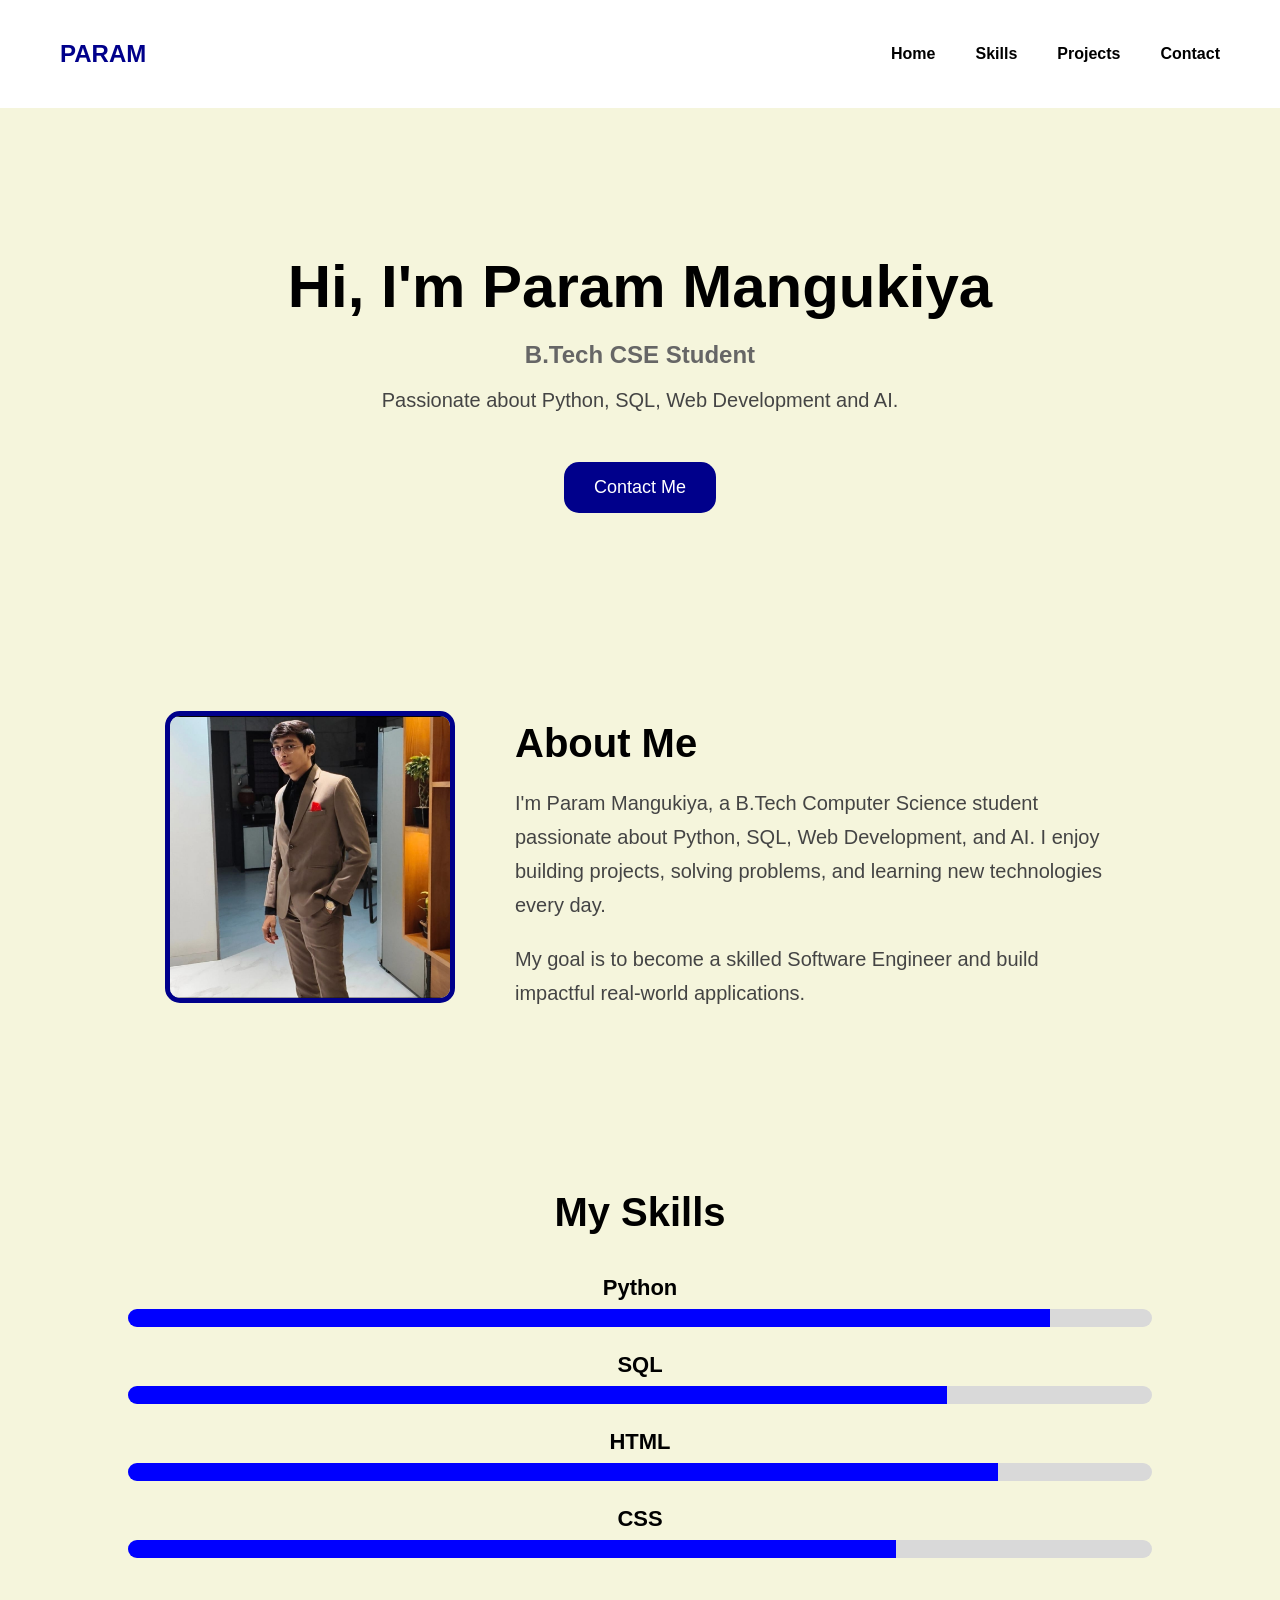
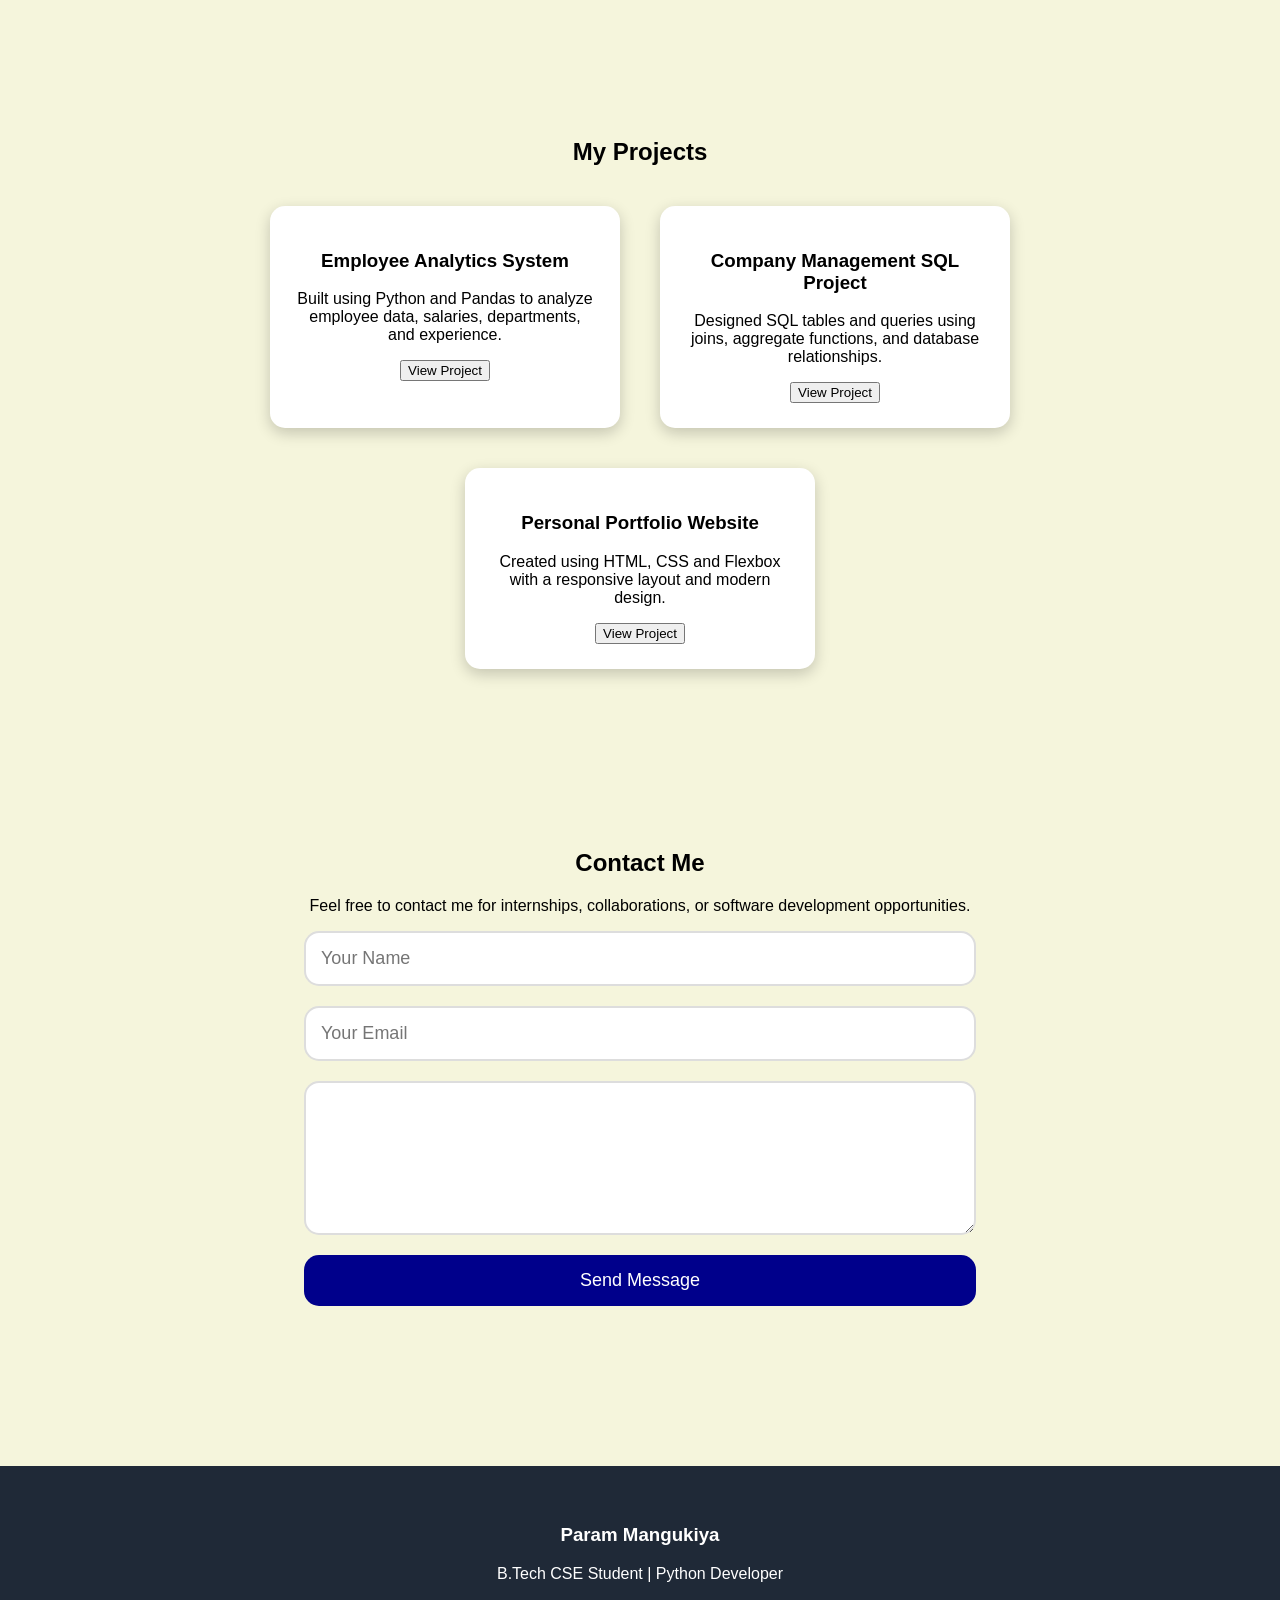
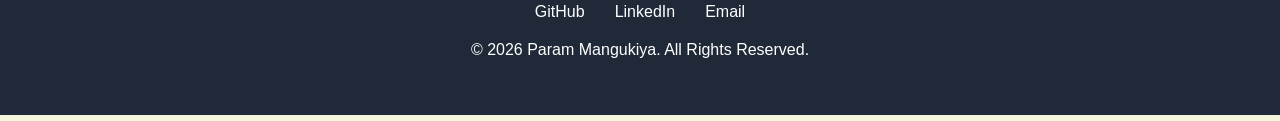
<file: html/index.html>
<!DOCTYPE html>
<html>


<head>
    <title>My portfolio</title>
    <link rel="stylesheet" href="design.css">
</head>

<body>

<nav class="navbar">
<h2 class="logo">PARAM</h2>
    <ul class="menu">
    <li><a href="#hero">Home</a></li>
    <li><a href="#skills">Skills</a></li>
    <li><a href="#projects">Projects</a></li>
    <li><a href="#contact">Contact</a></li>
</ul>
</nav>



<section class="hero" id="hero">
    <div class="hero-text">
        <h1>Hi, I'm Param Mangukiya</h1>
        <h2>B.Tech CSE Student</h2>
        <p>
            Passionate about Python, SQL,
            Web Development and AI.
        </p>
            <a href="#contact">
            <button>Contact Me</button>
        </a>
    </div>
</section>



<section class="about">
    <div class="about-image">
        <img src="profile pic.jpeg" alt="Param Mangukiya" >
    </div>
    <div class="about-text">
        <h2>About Me</h2>
        <p>
            I'm Param Mangukiya, a B.Tech Computer Science student
            passionate about Python, SQL, Web Development, and AI.
            I enjoy building projects, solving problems, and learning
            new technologies every day.
        </p>
        <p>
            My goal is to become a skilled Software Engineer and build
            impactful real-world applications.
        </p>
    </div>
</section>



    <section class="skills-section" id="skills">
    
        <h2>My Skills</h2>
        <div class="skill">
            <span>Python</span>
            <div class="progress">
                <div class="python"></div>
            </div>
        </div>

        <div class="skill">
        <span>SQL</span>
        <div class="progress">
            <div class="sql"></div>
        </div></div>

        <div class="skill">
        <span>HTML</span>
        <div class="progress">
            <div class="html"></div>
        </div></div>

        <div class="skill">
        <span>CSS</span>
        <div class="progress">
            <div class="css"></div>
        </div></div>
    </section>


<section class="projects" id="projects">
    <h2>My Projects</h2>
    <div class="project-container">
        <div class="project-card">
            <h3>Employee Analytics System</h3>
            <p>
                Built using Python and Pandas to analyze employee
                data, salaries, departments, and experience.
            </p>
            <a href="https://github.com/Parammangukiya/python-learning-journey/blob/main/employee_analytics_system.py" target="_blank">
            <button>View Project</button></a>
        </div>
        <div class="project-card">
            <h3>Company Management SQL Project</h3>
            <p>
                Designed SQL tables and queries using joins,
                aggregate functions, and database relationships.
            </p>
            <a href="https://github.com/Parammangukiya/python-learning-journey/blob/main/sql/company_management_project.sql" target="_blank">
            <button>View Project</button></a>
        </div>
        <div class="project-card">
            <h3>Personal Portfolio Website</h3>
            <p>
                Created using HTML, CSS and Flexbox with a
                responsive layout and modern design.
            </p><a href="https://paramportfolio-tan.vercel.app/" target="_blank">
            <button>View Project</button></a>
        </div>
    </div>
</section>



<section class="contact" id="contact">
    <h2>Contact Me</h2>
    <p>
        Feel free to contact me for internships, collaborations,
        or software development opportunities.
    </p>
    <form
    class="contact-form"
    action="https://formspree.io/f/xpqgdnod"
    method="POST">
        <input
        type="text"
        name="name"
        placeholder="Your Name"
        required>

    <input
        type="email"
        name="email"
        placeholder="Your Email"
        required>

    <textarea
        name="message"
        rows="6"
        placeholder="Your Message"
        required>
    </textarea>
        <button type="submit">
        Send Message
        </button>
    </form>
</section>



<footer class="footer">
    <h3>Param Mangukiya</h3>
    <p>B.Tech CSE Student | Python Developer</p>
    <div class="footer-links">
        <a href="https://github.com/Parammangukiya" target="_blank">
            GitHub
        </a>
        <a href="https://www.linkedin.com/in/param-mangukiya-8b58b1381?utm_source=share_via&utm_content=profile&utm_medium=member_android" target="_blank">
            LinkedIn
        </a>
        <a href="mailto:mangukiyaparam11@gmail.com">
        Email
        </a>
    </div>
    <p class="copyright">
        © 2026 Param Mangukiya. All Rights Reserved.
    </p>
</footer>


</body>
</html>
</file>
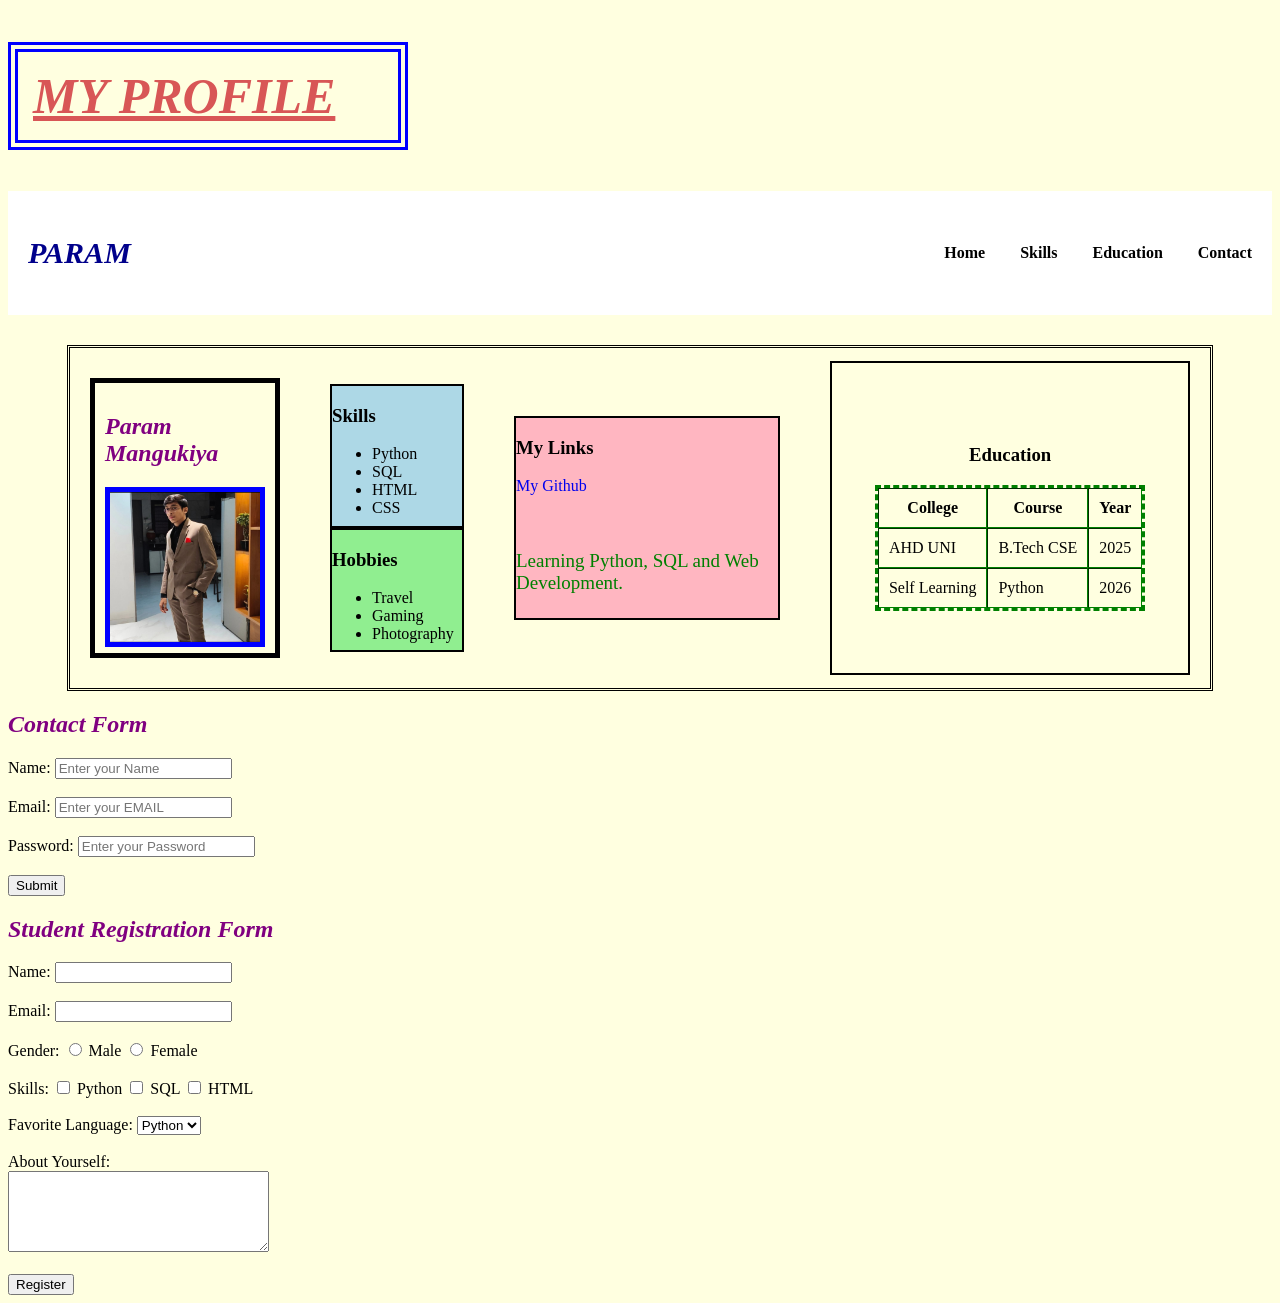
<file: html/demo.html>
<!DOCTYPE html>
<html>
<head>
    <title>My First Website</title>
    <link rel="stylesheet" href="style.css">

</head>

<body>
    <h2 class="intro"    >MY PROFILE</h2>
    <nav class="navbar">

    <h2 class="logo">PARAM</h2>

    <ul class="menu">

        <li><a href="#">Home</a></li>

        <li><a href="#">Skills</a></li>

        <li><a href="#">Education</a></li>

        <li><a href="#">Contact</a></li>

    </ul>

</nav>

<div class="container">
    <div class="profile">
    <h2>Param Mangukiya</h2>
    <img src="profile pic.jpeg" width="150" height="150" alt="Profile Photo"></div>

<div class="about">
    <div class="skills">
    <h3>Skills</h3>
    <ul>
        <li>Python</li>
        <li>SQL</li>
        <li>HTML</li>
        <li>CSS</li>
    </ul>
    </div>


<div class="hobbies">
    <h3>Hobbies</h3>
    <ul>
        <li>Travel</li>
        <li>Gaming</li>
        <li>Photography</li>
    </ul>
    <br>
</div>
</div>

<div class="links">
    <h3 >My Links</h3>
    <a href="https://github.com/Parammangukiya" target="_blank" >My Github</a>
    <br>
    <br>
    <br>
        <p>Learning Python, SQL and Web Development.</p>

</div>

<div class="education">
    <h3>Education</h3>
    <table border="1" cellpadding="10" cellspacing="0">
        <tr>
            <th>College</th>

            <th>Course</th>

            <th>Year</th>
        </tr>

        <tr>
            <td>AHD UNI</td>

            <td>B.Tech CSE</td>

            <td>2025</td>
        </tr>


        <tr>
            <td>Self Learning</td>

            <td>Python</td>

            <td>2026</td>
        </tr>
    </table>
    </div>
    </div>

<h2>Contact Form</h2>

<form>
    Name:
    <input type="text" placeholder="Enter your Name">
    <br><br>

    Email:
    <input type="email" placeholder="Enter your EMAIL">
    <br><br>

    Password:
    <input type="password" placeholder="Enter your Password">
    <br><br>

    <button type="submit">Submit</button>
</form>

<h2>Student Registration Form</h2>

<form>

    Name:
    <input type="text">

    <br><br>

    Email:
    <input type="email">

    <br><br>

    Gender:

    <input type="radio" name="gender"> Male

    <input type="radio" name="gender"> Female

    <br><br>

    Skills:

    <input type="checkbox"> Python

    <input type="checkbox"> SQL

    <input type="checkbox"> HTML

    <br><br>

    Favorite Language:

    <select>
        <option>Python</option>
        <option>SQL</option>
        <option>HTML</option>
    </select>

    <br><br>

    About Yourself:

    <br>

    <textarea rows="5" cols="30"></textarea>

    <br><br>

    <button>Register</button>

</form>

</body>
</html>
</file>
<file: html/design.css>
body{
    margin:0;
    font-family:Arial, Helvetica, sans-serif;
    background:#f5f5dc;
}
.navbar{
    display:flex;
    justify-content:space-between;
    align-items:center;

    padding:20px 60px;

    background:white;
}
.menu{
    display:flex;
    list-style:none;
    gap:40px;
}
.menu a{
    text-decoration:none;
    color:black;
    font-weight:bold;
}
.logo{
    color:darkblue;
}
.hero{
    display:flex;
    justify-content:center;
    align-items:center;
    text-align:center;
    height:500px;
}
.hero h1{
    font-size:60px;
    margin-bottom:10px;
}
.hero h2{
    color:#666;
    margin-bottom:20px;
}
.hero p{
    font-size:20px;
    color:#444;
}
.hero button{
    margin-top:30px;
    padding:15px 30px;
    background:darkblue;
    color:white;
    border:none;
    border-radius:15px;
    cursor:pointer;
    font-size:18px;
}
.hero button:hover{
    background:blue;
}
.about{
    display:flex;
    justify-content:center;
    align-items:center;
    gap:60px;
    padding:80px;
}
.about-image img{
    width:280px;
    border-radius:15px;
    border:5px solid darkblue;
}
.about-text{
    max-width:600px;
}
.about-text h2{
    font-size:40px;
    margin-bottom:20px;
}
.about-text p{
    font-size:20px;
    line-height:1.7;
    color:#444;
}
.projects{
    padding:80px;
    text-align:center;
}
.project-container{
    display:flex;
    justify-content:center;
    gap:40px;
    margin-top:40px;
    flex-wrap:wrap;
}
.project-card{
    width:300px;
    background:white;
    padding:25px;
    border-radius:15px;
    box-shadow:0px 5px 15px rgba(0,0,0,0.2);
    transition:0.3s;
}
.project-card:hover{
    transform:translateY(-10px);
}
.skills-section{
    width:80%;
    margin:80px auto;
}
.skills-section h2{
    text-align:center;
    font-size:40px;
    margin-bottom:40px;
}
.skill{
    margin-bottom:25px;
    text-align: center;
}
.skill span{
    font-size:22px;
    font-weight:bold;
}
html{

    scroll-behavior:smooth;

}
.progress{
    width:100%;
    height:18px;
    background-color:#d9d9d9;
    border-radius:15px;
    margin-top:8px;
    overflow:hidden;
}
.python{
    width:90%;
    height:100%;
    background-color:blue;
}
.sql{
    width:80%;
    height:100%;
    background-color:blue;
}
.html{
    width:85%;
    height:100%;
    background-color:blue;
}
.css{
    width:75%;
    height:100%;
    background-color:blue;
}
.python{
    transition: width 1s ease;
    animation: fillBar 2s ease;
}
.sql{
    transition: width 1s ease;
    animation: fillBar 2s ease;
}
.html{
    transition: width 1s ease;
    animation: fillBar 2s ease;
}
.css{
    transition: width 1s ease;
    animation: fillBar 2s ease;
}
@keyframes fillBar{
    from{
        width:0;
    }
    to{
    }
}
.contact{
    padding:80px;
    text-align:center;
}
.contact-form{
    width:60%;
    margin:auto;
    display:flex;
    flex-direction:column;
    gap:20px;
}
.contact-form input,
.contact-form textarea{
    padding:15px;
    border:2px solid #ddd;
    border-radius:15px;
    font-size:18px;
}

.contact-form button{
    padding:15px;
    background:darkblue;
    color:white;
    border:none;
    border-radius:15px;
    font-size:18px;
    cursor:pointer;
    transition:0.3s ease;
}
.footer{
    background:#1f2937;
    color:white;
    text-align:center;
    padding:40px 20px;
    margin-top:80px;
}
.footer-links{
    display:flex;
    justify-content:center;
    gap:30px;
    margin:20px 0;
}
.footer-links a{
    color:white;
    text-decoration:none;
    transition:0.3s ease;
}
.footer-links a:hover{

    color:#60a5fa;

}
@media (max-width:768px){
    .navbar{
        flex-direction:column;
    }
    .menu{
    flex-direction:column;
    align-items:center;
    }
    .hero{
    height:auto;
    padding:60px 20px;
    }
    .hero p{
    font-size:18px;
    }
    .about{
    flex-direction:column;
    text-align:center;
    gap:30px;
    padding:40px;
    }
    .project-container{
    flex-direction:column;
    align-items:center;
    }
    .skills-section{
    width:90%;
    }
    .skills-section h2{
        font-size:32px;
    }
    .skill span{
        font-size:18px;
    }
    .contact-form{
    width:90%;
    }
    .contact{
    padding:50px 20px;
    }
    .contact-form{
        width:90%;
    }
    .contact-form input,
    .contact-form textarea{
    font-size:16px;
    }
    .footer{
    padding:30px 15px;
    }
    .footer-links{
        flex-direction:column;
        gap:15px;
    }
    .project-card{
    width:90%;
    }
    .about-image img{
    width:220px;
    }
    .hero button{
    width:100%;
    max-width:250px;
    }
    .navbar{
    padding:20px;
    }

}
</file>
<file: html/style.css>
body{
    background-color:lightyellow;
}
.hero{
    color:darkred;
    font-size:60px;
    font-family:Arial;
    padding :20px;
    margin: 10px;
    height: 50px;
}
h1{
    color:darkred;
    font-size:60px;
    font-family:Arial;
    ;

    padding :30px;
    margin: 100px;
    height: 150px;
    
}
img{
    border: 5px solid blue;
}
h2{
    color:purple;
    font-family:Verdana;
    font-style:italic;
}

p{
    color:green;
    font-size:19px;
    font-family:Verdana;
}
table{
    border:3px dashed green;
}
a{
    text-decoration:none;
}
.intro{
    color:rgb(216, 86, 86);
    text-decoration: underline;
    font-size: 50px;
    padding: 15px;
    border:10px double blue;
    width: 350px;
}
.menu a:hover{
    color:darkred;
    transition: 0.3s;
}
.container{
    display:flex;
    gap:50px;
    justify-content: center;
    align-items: center;
    height: 300px;
    max-width: 1100px;
    margin: auto;
    border: 3px double black;
    padding: 20px;

}

.profile{
    border:5px solid black;
    height: 250px;
    max-width: 200px;
    margin: auto;
    display: flex;
    flex-direction: column;
    align-items: center;
    padding: 10px;

}

.skills{
    background-color:lightblue;
    height: 140px;
    width: 130px;
    border: 2px solid black;
}
.menu a{
    color:black;
    font-weight:bold;
    text-decoration:none;
}
.logo{
    font-size:30px;
    color:darkblue;
}
.hobbies{
    background-color:lightgreen;
    width: 130px;
    height: 120px;
    border: 2px solid black;
}

.links{
    background-color:lightpink;
    border: 2px solid black ;
    height: 200px;
}
.education{
    display: flex;
    height: 250px;
    width: 400px;
    justify-content: center;
    align-items: center;
    flex-direction: column;
    border: 2px solid black;
    padding: 30px;
}
.navbar{
    display:flex;
    justify-content:space-between;
    align-items:center;
    padding:20px;
    background-color:rgb(255, 255, 255);
    margin-bottom: 30px;
}
.menu{
    display:flex;
    gap:35px;
    list-style:none;

}
</file>
